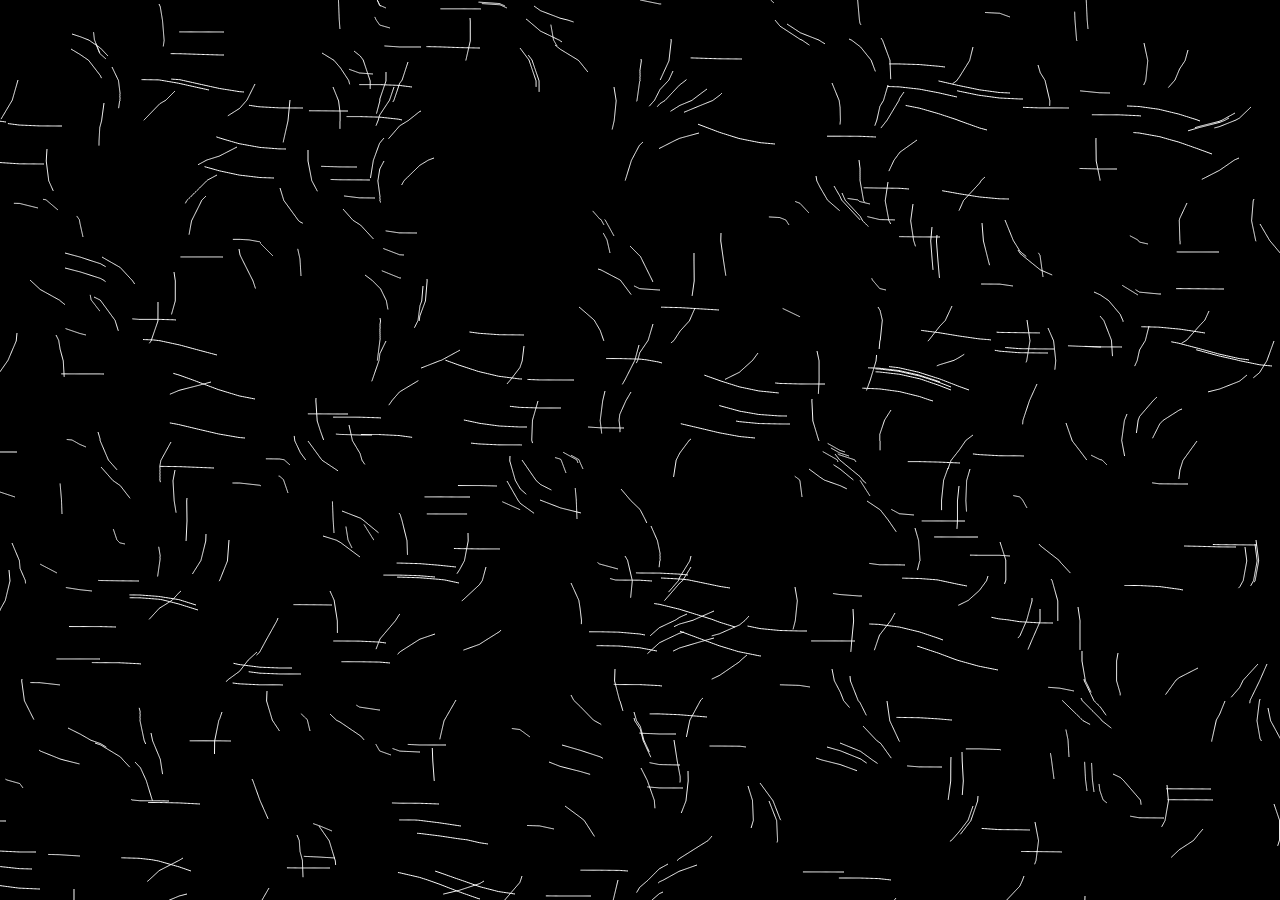
<file: index.html>
<!DOCTYPE html>

<head>
  <meta charset="utf-8">
  <meta name="viewport" content="width=device-width, initial-scale=1.0">
  <title>Waves</title>
  <link rel="stylesheet" href="style.css">
  <!-- <script src="../p5.min.js"></script> -->
  <!-- <script src="../addons/p5.sound.js"></script> -->
</head>

<body>
  <canvas id="canvas1"></canvas>
  <script src="script.js"></script>
</body>

</html>
</file>
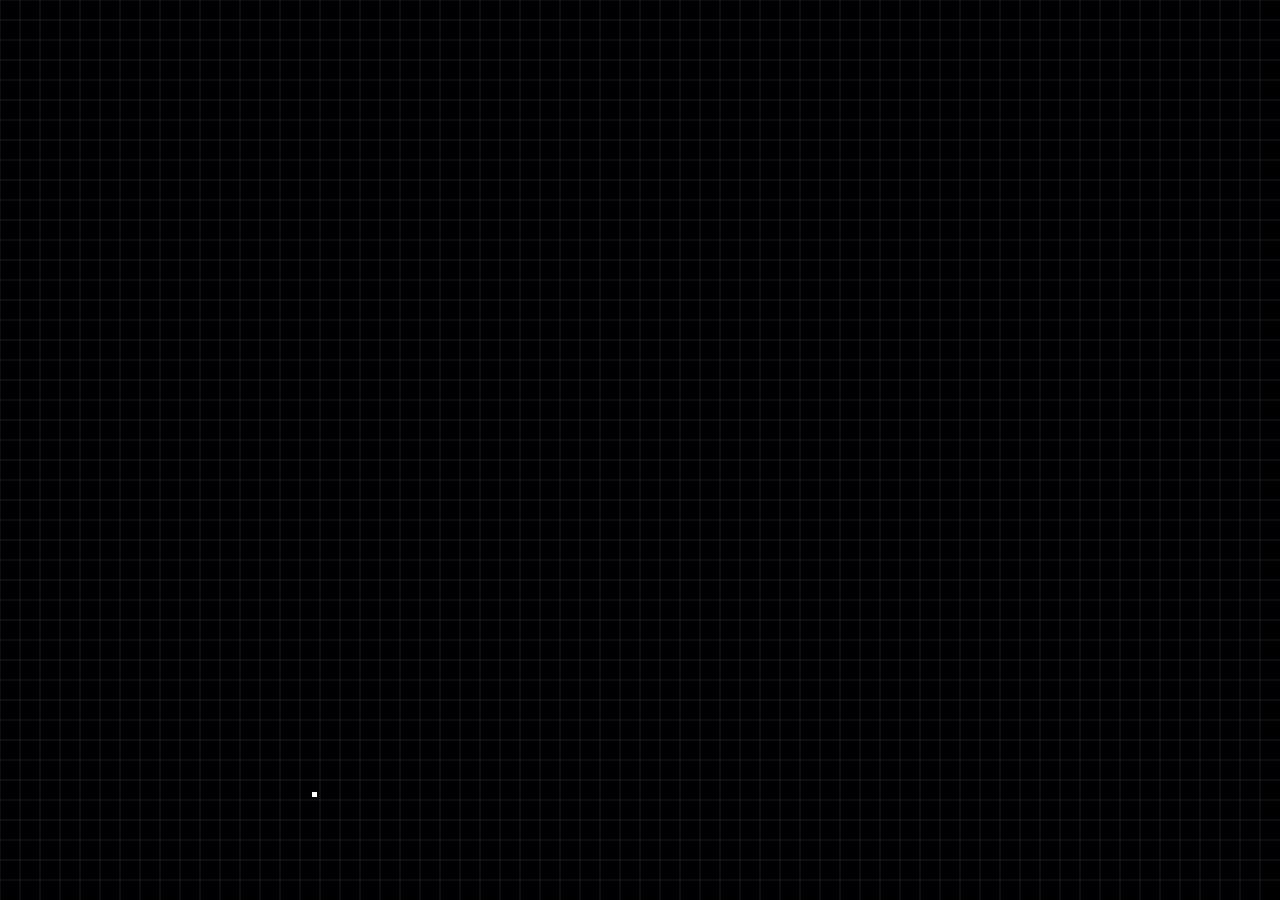
<file: Particles/index.html>
<!DOCTYPE html>

<head>
  <meta charset="utf-8">
  <meta name="viewport" content="width=device-width, initial-scale=1.0">
  <title>Particles</title>
  <link rel="stylesheet" href="style.css">
  <!-- <script src="../p5.min.js"></script> -->
  <!-- <script src="../addons/p5.sound.js"></script> -->
</head>

<body>
  <canvas id="canvas1"></canvas>
  <script src="script.js"></script>
</body>

</html>
</file>
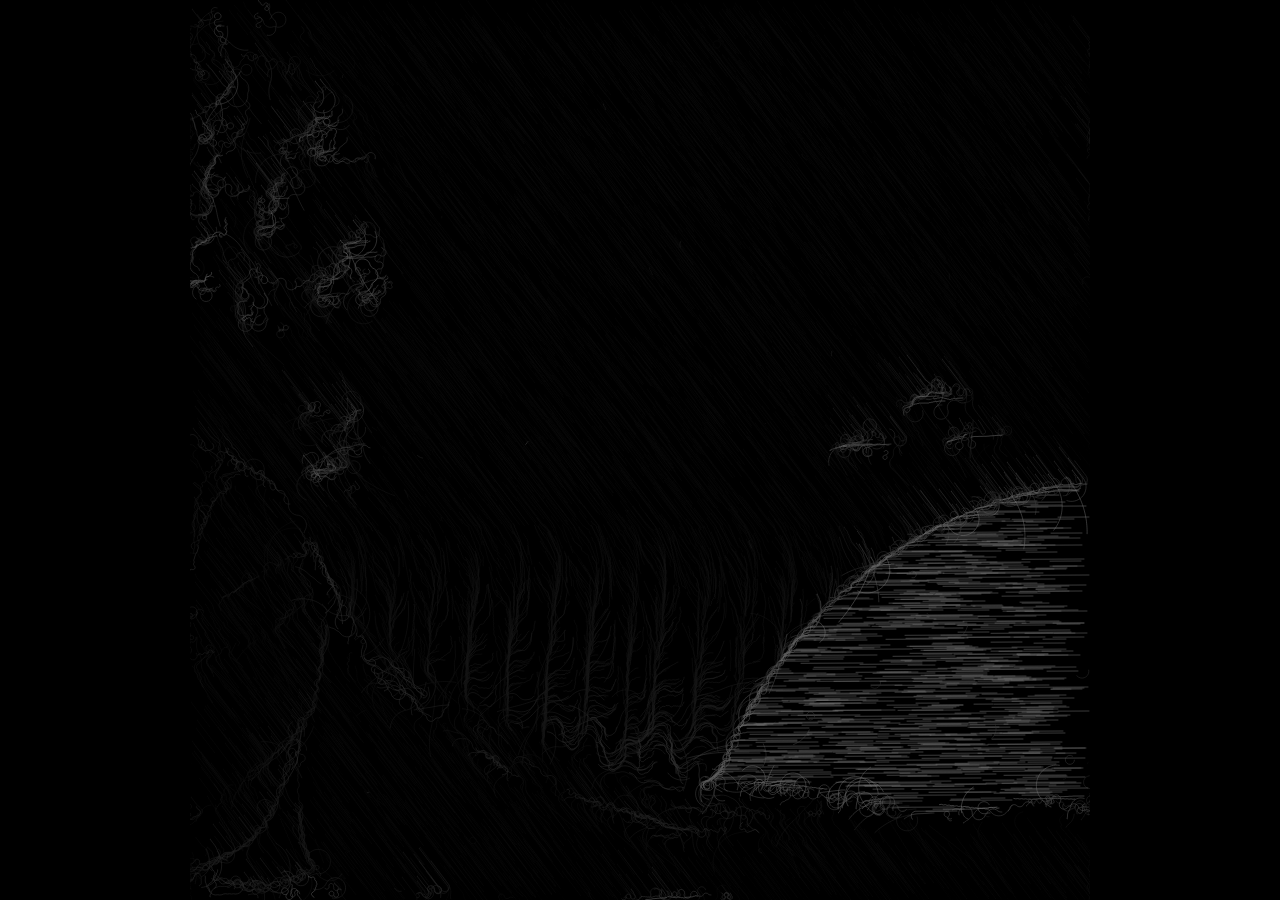
<file: Frank's/Pic/index.html>
<!DOCTYPE html>

<head>
  <meta charset="utf-8">
  <meta name="viewport" content="width=device-width, initial-scale=1.0">
  <title>Frank's Picture flow</title>
  <link rel="stylesheet" href="style.css">
  <!-- <script src="../p5.min.js"></script> -->
  <!-- <script src="../addons/p5.sound.js"></script> -->
</head>

<body>
  <canvas id="canvas1"></canvas>
  <img id="image1" src="img/0049-042.png" alt="">
  <script src="script.js"></script>
</body>

</html>
</file>
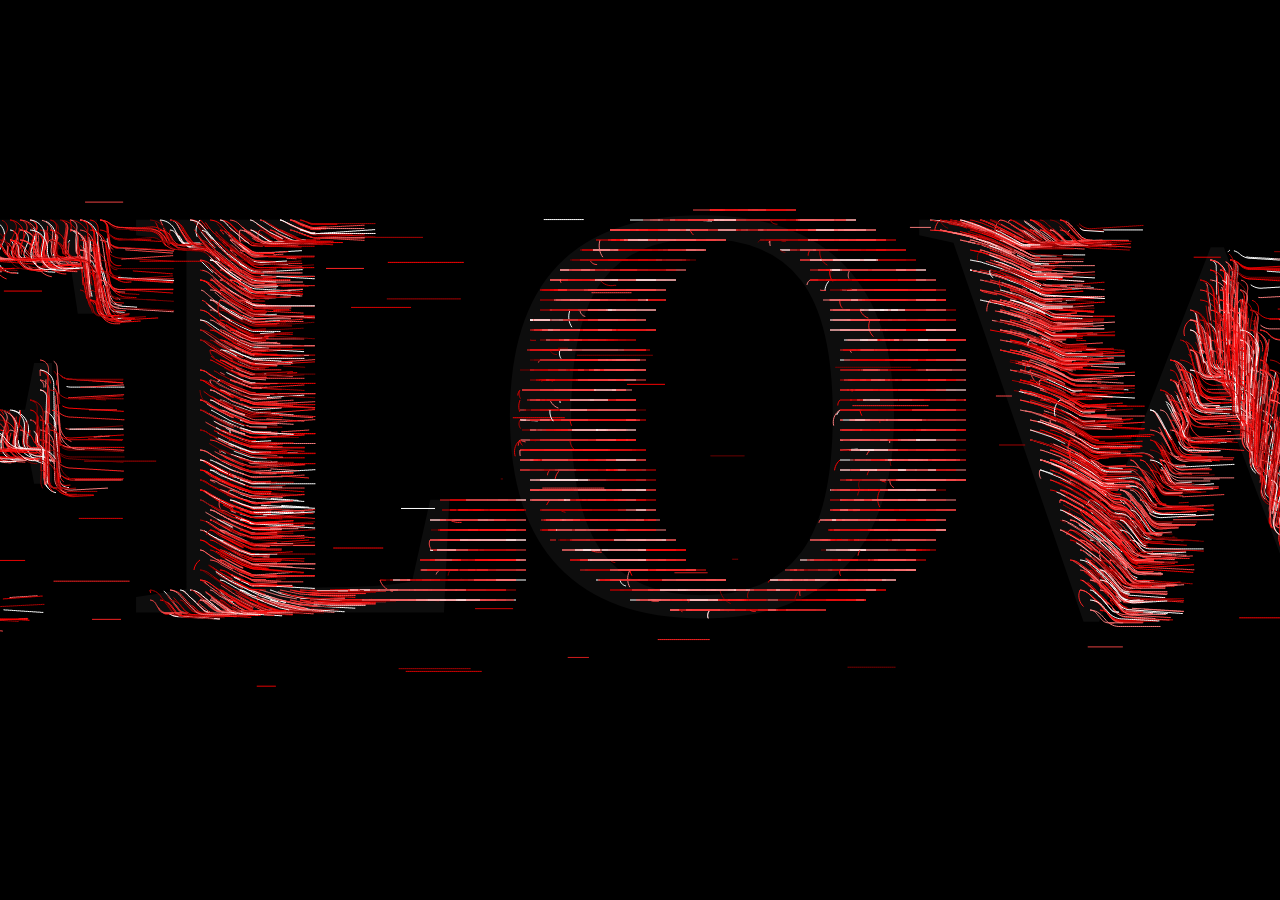
<file: Frank's/Text/index.html>
<!DOCTYPE html>

<head>
  <meta charset="utf-8">
  <meta name="viewport" content="width=device-width, initial-scale=1.0">
  <title>Frank's text flow</title>
  <link rel="stylesheet" href="style.css">
  <!-- <script src="../p5.min.js"></script> -->
  <!-- <script src="../addons/p5.sound.js"></script> -->
</head>

<body>
  <canvas id="canvas1"></canvas>
  <script src="script.js"></script>
</body>

</html>
</file>
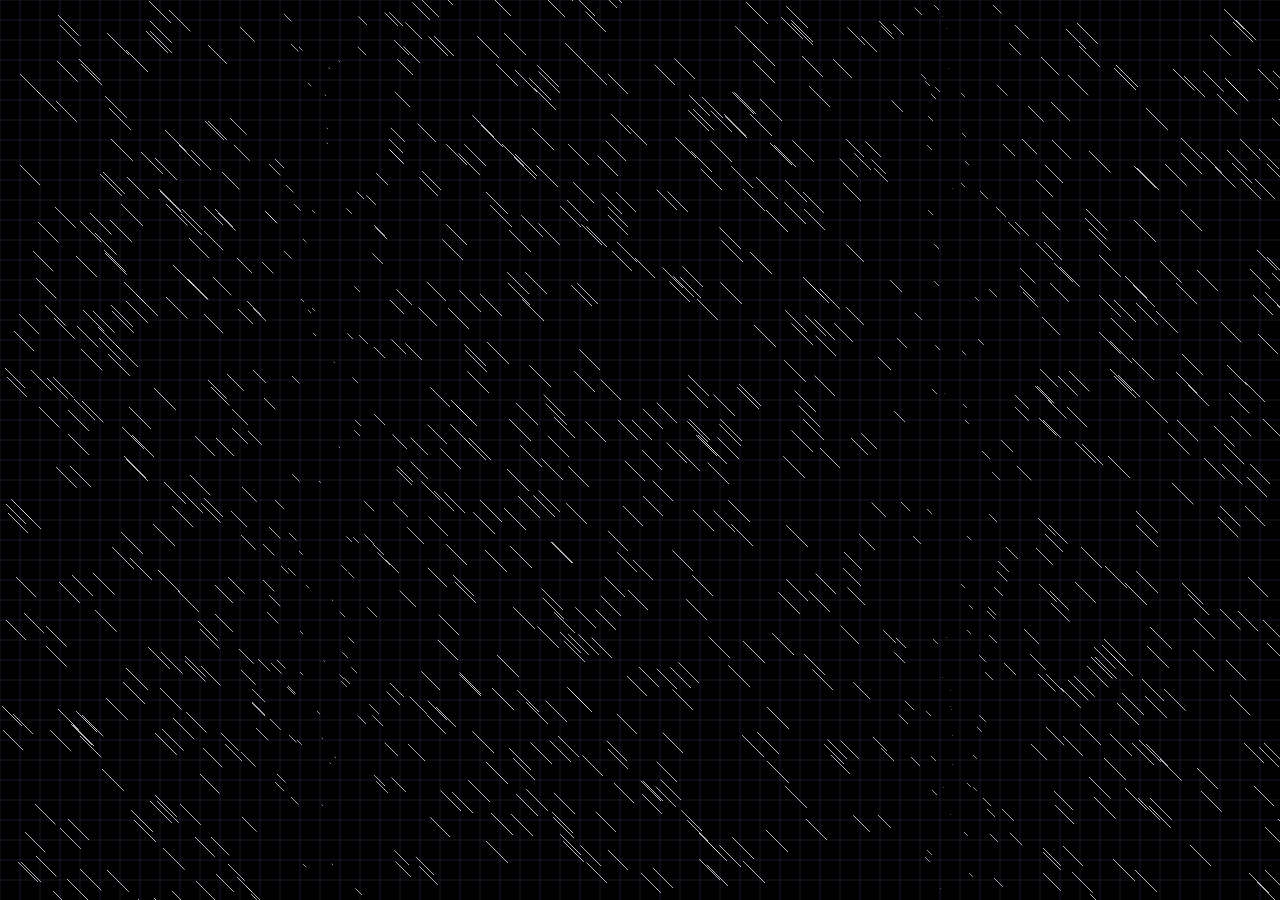
<file: Happy accidents/Smear/index.html>
<!DOCTYPE html>

<head>
  <meta charset="utf-8">
  <meta name="viewport" content="width=device-width, initial-scale=1.0">
  <title>Smear</title>
  <link rel="stylesheet" href="style.css">
  <!-- <script src="../p5.min.js"></script> -->
  <!-- <script src="../addons/p5.sound.js"></script> -->
</head>

<body>
  <canvas id="canvas1"></canvas>
  <script src="script.js"></script>
</body>

</html>
</file>
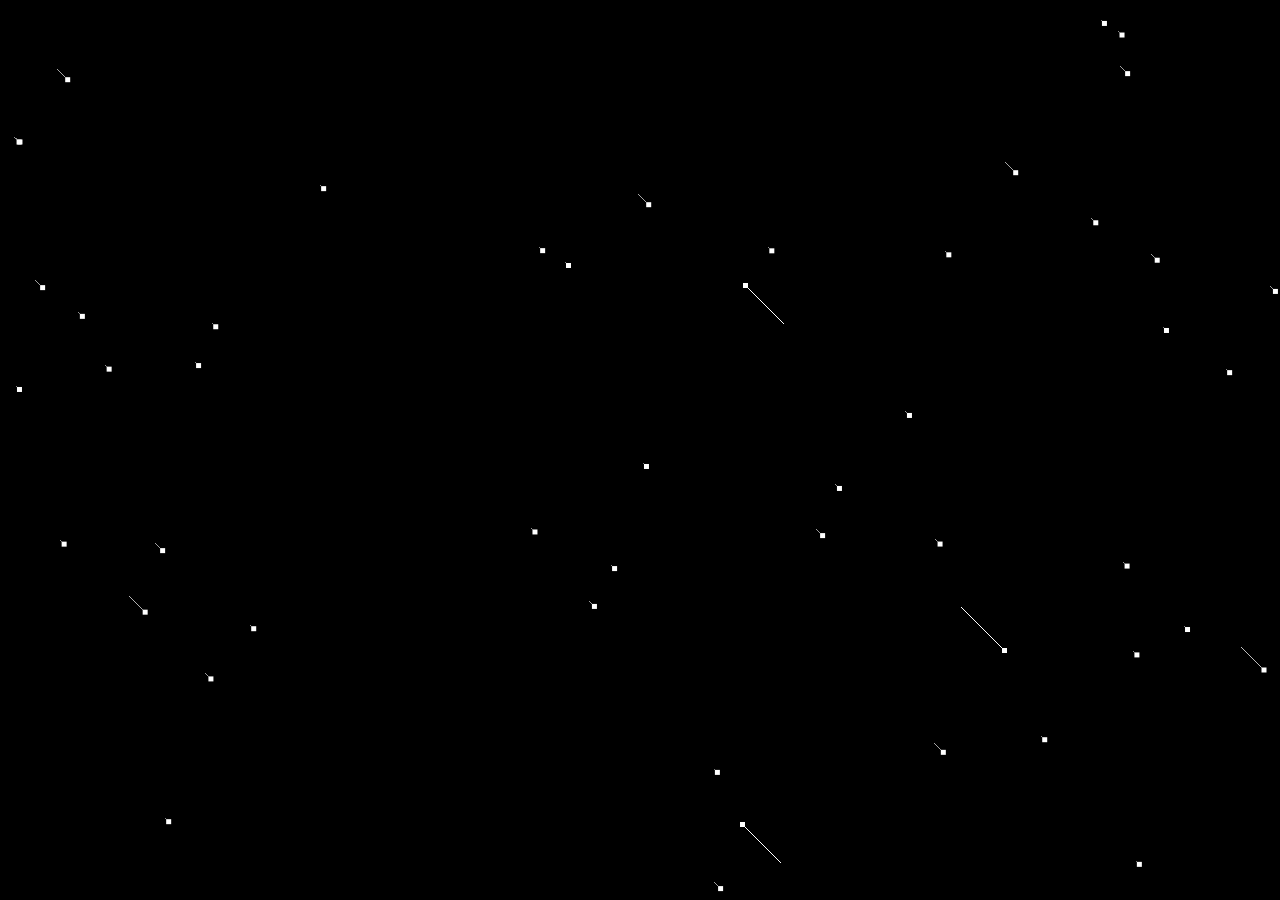
<file: Happy accidents/Star fall/index.html>
<!DOCTYPE html>

<head>
  <meta charset="utf-8">
  <meta name="viewport" content="width=device-width, initial-scale=1.0">
  <title>Star Fall</title>
  <link rel="stylesheet" href="style.css">
  <!-- <script src="../p5.min.js"></script> -->
  <!-- <script src="../addons/p5.sound.js"></script> -->
</head>

<body>
  <canvas id="canvas1"></canvas>
  <script src="script.js"></script>
</body>

</html>
</file>
<file: style.css>
* {
  margin: 0;
  padding: 0;
  box-sizing: border-box;
}

canvas {
  background: #000;
  position: absolute;
}
</file>
<file: Particles/style.css>
* {
  margin: 0;
  padding: 0;
  box-sizing: border-box;
}

canvas {
  background: #000;
  position: absolute;
}
</file>
<file: Frank's/Pic/style.css>
* {
  margin: 0;
  padding: 0;
  box-sizing: border-box;
}
body {
  background: #000;
}

canvas {
  background: #000;
  position: absolute;
  top: 50%;
  left: 50%;
  transform:translate(-50%, -50%)
}
#image1 {
  display: none;
}
</file>
<file: Frank's/Text/style.css>
* {
  margin: 0;
  padding: 0;
  box-sizing: border-box;
}
body {
  background: #000;
}

canvas {
  background: #000;
  position: absolute;
  top: 50%;
  left: 50%;
  transform:translate(-50%, -50%)
}
</file>
<file: Happy accidents/Smear/style.css>
* {
  margin: 0;
  padding: 0;
  box-sizing: border-box;
}

canvas {
  background: #000;
  position: absolute;
}
</file>
<file: Happy accidents/Star fall/style.css>
* {
  margin: 0;
  padding: 0;
  box-sizing: border-box;
}

canvas {
  background: #000;
  position: absolute;
}
</file>
